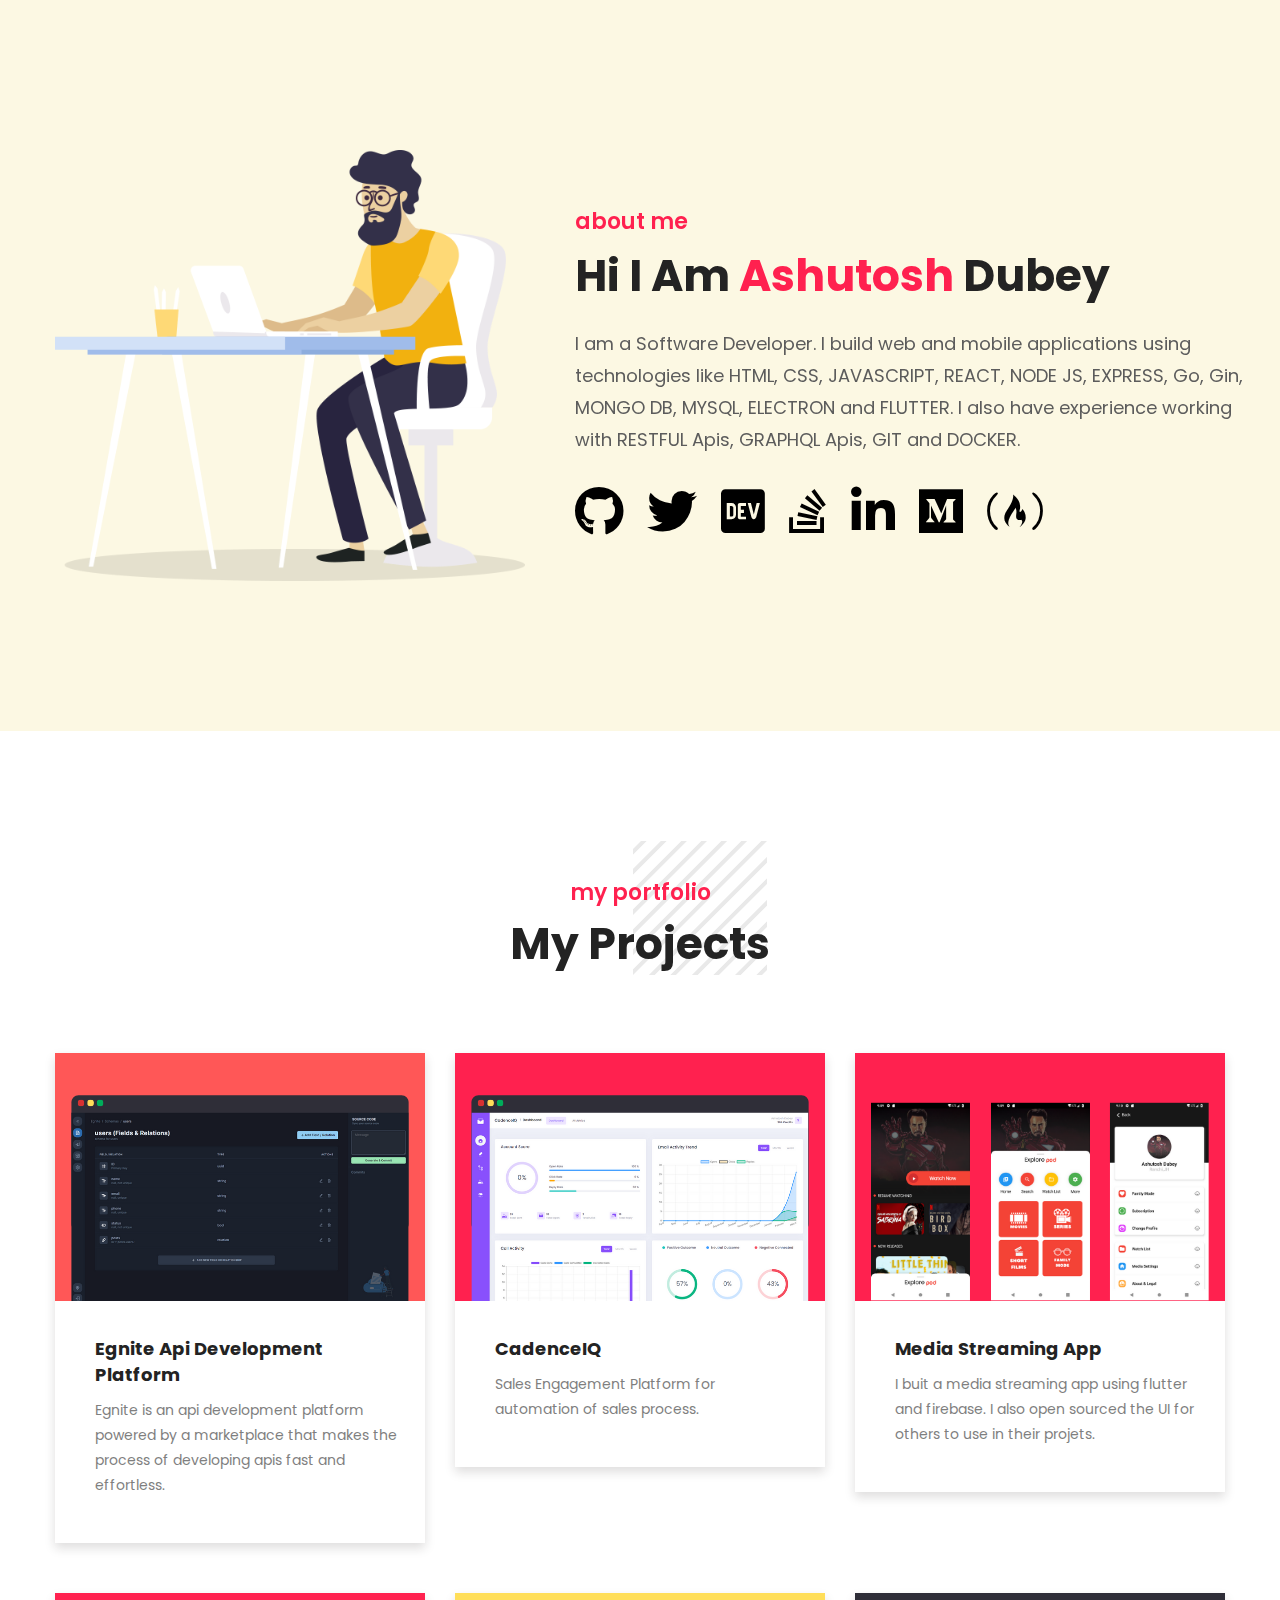
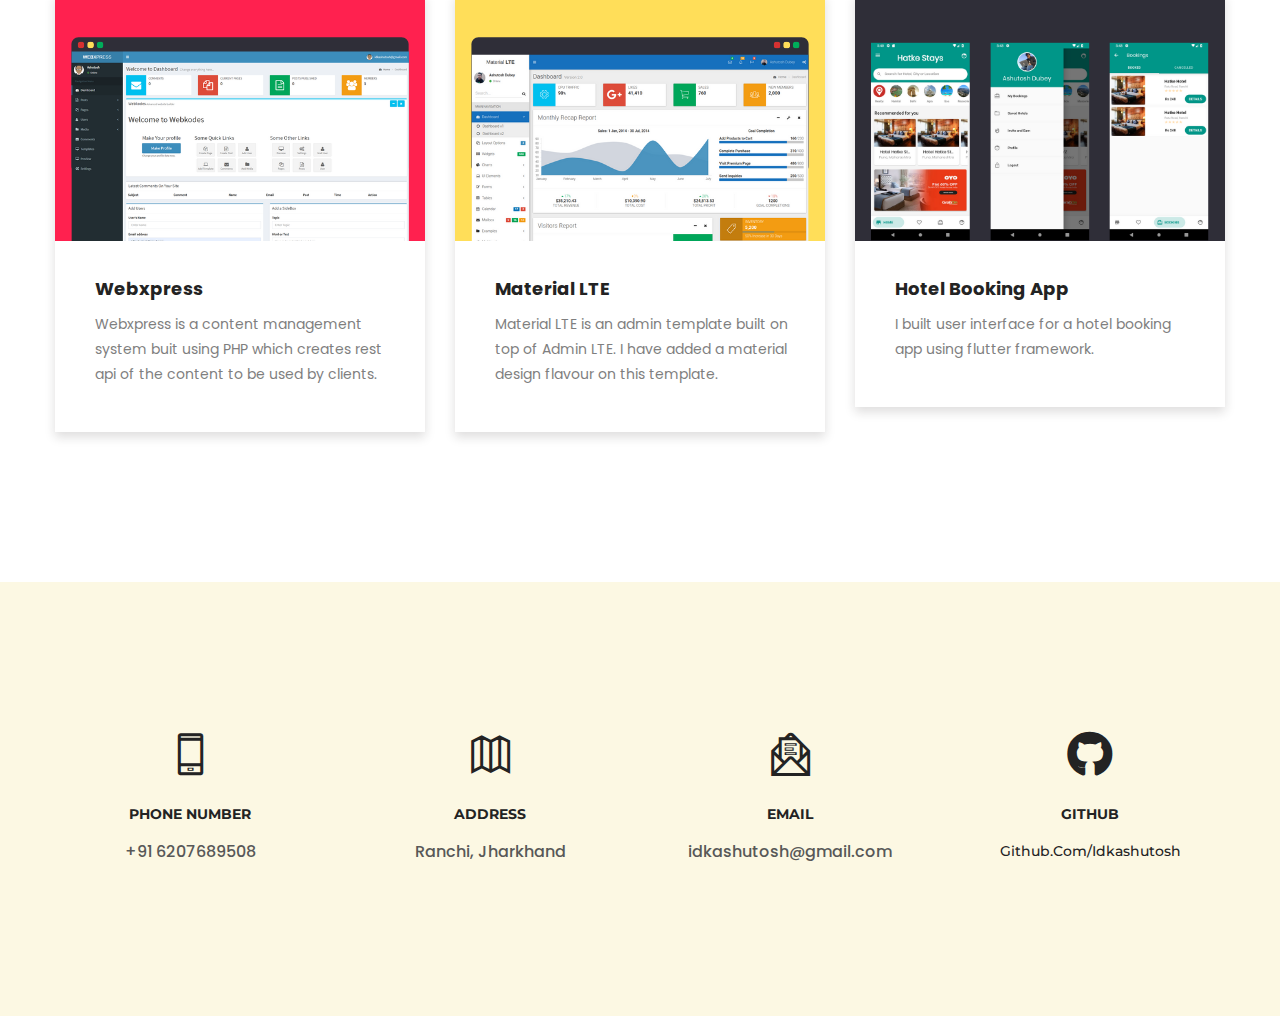
<file: index.html>
<!doctype html>
<html class="no-js" lang="en">
    <head>
		<meta charset="utf-8">
        <meta http-equiv="X-UA-Compatible" content="IE=edge">
        <meta name="viewport" content="width=device-width, initial-scale=1">
		<meta name="description" content="Hezul - Portfolio & Agency HTML Template">
		<meta name="keywords" content="mininal , Personal portfolio template, Personal portfolio, Minimal personal, material design, portfolio, personal, Business, Minimal Agency">
        <meta name="author" content="regaltheme.com">
		
        <title>Ashutosh Dubey - Software Developer</title>
		<link href="https://use.fontawesome.com/releases/v5.4.1/css/all.css" rel="stylesheet">
		<!-- favicon -->
        <link rel="shortcut icon" type="image/x-icon" href="assets/img/favicon.ico">
		
		<!-- style css -->
		<link rel="stylesheet" href="style.css">
		<!-- modernizr js -->
        <script src="assets/js/vendor/modernizr-2.8.3.min.js"></script>
		
    </head>
    <body>
		
		<div class="wrapper height-100">
				<!-- About Section Start -->
				<div class="about-area style1 section-pt" style="background-color: #fcf8e3;">
					<div class="container">
						<div class="row">
							<div class="col-xs-12 col-sm-6 col-md-5">
								<div class="image relative">
									<img src="assets/img/dev.png" alt="About Image" />
									
								</div>
							</div>
							<div class="col-xs-12 col-sm-11 col-md-7">
								<div class="about-text heading pt-60">
									<h3 class="theme-color">about me</h3>
									<h1 class="mb-25">Hi I am <span class="theme-color">Ashutosh </span> Dubey </h1>
									<p>I am a Software Developer. I build web and mobile applications using technologies like HTML, CSS, JAVASCRIPT, REACT, NODE JS, EXPRESS, Go, Gin, MONGO DB, MYSQL, ELECTRON and FLUTTER. I also have experience working with RESTFUL Apis, GRAPHQL Apis, GIT and DOCKER. </p>
									<div class="icons-social dark mt-30">
										<a class="iconx-link mr-20" target="_blank" href="https://github.com/idkashutosh"><i class="fab fa-github iconx"></i></a>
										<a class="iconx-link mr-20" target="_blank" href="https://twitter.com/idkashutosh"><i class="fab fa-twitter iconx"></i></a>
										<a class="iconx-link mr-20" target="_blank" href="https://dev.to/idkashutosh"><i class="fab fa-dev iconx"></i></a>
										<a class="iconx-link mr-20" target="_blank" href="https://stackoverflow.com/users/12466688/ashutosh-dubey"><i class="fab fa-stack-overflow  iconx"></i></a>
										<a class="iconx-link mr-20" target="_blank" href="https://www.linkedin.com/in/idkashutosh"><i class="fab fa-linkedin iconx"></i></a>
										<a class="iconx-link mr-20" target="_blank" href="https://medium.com/@idkashutosh"><i class="fab fa-medium iconx"></i></a>
										<a class="iconx-link mr-20" target="_blank" href="https://www.freecodecamp.org/idkashutosh"><i class="fab fa-free-code-camp iconx"></i></a>
									</div>
								</div>
							</div>
						</div>
					</div>
				</div>
				<!-- About Section End -->
			<div class="blog-area style1 white-bg section-padding">
				<div class="container">
					<div class="row">
						<div class="col-xs-12 text-center">
							<div class="heading mb-85">
								<div class="shape">
									<img src="assets/img/shape.png" alt="Shape">
								</div>
								<h3 class="theme-color">my portfolio</h3>
								<h1>My Projects</h1>
							</div>
						</div>
					</div>
					<div class="row">
						<div class="col-xs-12 col-sm-4">
								<div class="blog-post">
									<div class="thumb fix">
										<a href="https://egnite.dev" target="blank"><img src="assets/img/portfolio/egnite.png" alt="Thumbnail"></a>
									</div>
									<div class="content">
										<a href="https://egnite.dev" target="blank"><h4 class="text-capitalize mb-10">
											Egnite Api Development Platform
										</h4></a>
										<p class="mb-10">
											Egnite is an api development platform powered by a marketplace that makes the process of developing apis fast and effortless.
										</p>
									</div>
								</div>
							</div>
						<div class="col-xs-12 col-sm-4">
								<div class="blog-post">
									<div class="thumb fix">
										<a href="https://cadenceiq.ai" target="blank"><img src="assets/img/portfolio/cadenceiq.png" alt="Thumbnail"></a>
									</div>
									<div class="content">
										<a href="https://cadenceiq.ai" target="blank"><h4 class="text-capitalize mb-10">
											CadenceIQ
										</h4></a>
										<p class="mb-10">
											Sales Engagement Platform for automation of sales process.
										</p>
									</div>
								</div>
							</div>
						
						
							<!-- Blog Post -->
							
								<!-- Blog Post -->
						<div class="col-xs-12 col-sm-4">
							<div class="blog-post">
								<div class="thumb fix">
									<a href="https://github.com/idkashutosh/media-streaming-app" target="blank"><img src="assets/img/portfolio/3.png" alt="Thumbnail"></a>
								</div>
								<div class="content">
									<a href="https://github.com/idkashutosh/media-streaming-app" target="blank"><h4 class="text-capitalize mb-10">
										Media Streaming App
									</h4></a>
									<p class="mb-10">
										I buit a media streaming app using flutter and firebase. I also open sourced the UI for others to use in their projets.
									</p>
								</div>
							</div>
						</div>
						
					
					
						<!-- Blog Post -->
					</div>
					<div class="row mt-50">
						<div class="col-xs-12 col-sm-4 mobi-mb-30">
							<div class="blog-post">
								<div class="thumb fix">
									<a href="https://github.com/idkashutosh/webxpress" target="blank"><img src="assets/img/portfolio/1.png" alt="Thumbnail"></a>
								</div>
								<div class="content">
									<a href="https://github.com/idkashutosh/webxpress" target="blank"><h4 class="text-capitalize mb-10">
										Webxpress
									</h4></a>
									<p class="mb-10">
										Webxpress is a content management system buit using PHP which creates rest api of the content to be used by clients.
									</p>
								</div>
							</div>
						</div>
							<!-- Blog Post -->
							<div class="col-xs-12 col-sm-4 mobi-mb-30">
								<div class="blog-post">
									<div class="thumb fix">
										<a href="https://github.com/idkashutosh/materiallte" target="blank" ><img src="assets/img/portfolio/2.png" alt="Thumbnail"></a>
									</div>
									<div class="content">
										<a href="https://github.com/idkashutosh/materiallte" target="blank" ><h4 class="text-capitalize mb-10">
											Material LTE
										</h4></a>
										<p class="mb-10">
											Material LTE is an admin template built on top of Admin LTE. I have added a material design flavour on this template.
										</p>
									</div>
								</div>
							</div>
						<div class="col-xs-12 col-sm-4 mobi-mb-30">
							<div class="blog-post">
								<div class="thumb fix">
									<a href="https://github.com/idkashutosh/hotel-booking-app-ui" target="blank"><img src="assets/img/portfolio/4.png" alt="Thumbnail"></a>
								</div>
								<div class="content">
									<a href="https://github.com/idkashutosh/hotel-booking-app-ui" target="blank"><h4 class="text-capitalize mb-10">
										Hotel Booking App
									</h4></a>
									<p class="mb-10">
										I built user interface for a hotel booking app using flutter framework.
									</p>
								</div>
							</div>
						</div>
						
					
					</div>
				</div>
			</div>
			
			<div class="contact-info-area section-padding" style="background-color: #fcf8e3;">
				<div class="container">
					<div class="row text-center">
						<div class="col-xs-12 col-sm-6 col-md-3 mobi-mb-30 tab-mb-30">
							<div class="info-box">
								<i class="pe-7s-phone"></i>
								<h6>Phone Number</h6>
								<p>
									<a href="tel:+916207689508">+91 6207689508</a>
								</p>
							</div>
						</div>
						<!-- Info Box End -->
						<div class="col-xs-12 col-sm-6 col-md-3 mobi-mb-30 tab-mb-30">
							<div class="info-box">
								<i class="pe-7s-map"></i>
								<h6>Address</h6>
								<p>
									Ranchi, Jharkhand 
																</p>
							</div>
						</div>
						<!-- Info Box End -->
						<div class="col-xs-12 col-sm-6 col-md-3 mobi-mb-30">
							<div class="info-box">
								<i class="pe-7s-mail-open-file"></i>
								<h6>Email</h6>
								<p>
									<a href="mailto:info@email.com">idkashutosh@gmail.com</a>
								</p>
							</div>
						</div>
						<!-- Info Box End -->
						<div class="col-xs-12 col-sm-6 col-md-3 mobi-mb-30">
							<div class="info-box">
								<i class="fab fa-github iconx"></i>
								<h6>Github</h6>
								<a href="https://github.com/idkashutosh" target="blank">github.com/idkashutosh</a>
							</div>
						</div>
						<!-- Info Box End -->
					</div>
				</div>
			</div>
		</div>
		
		<!-- All JS Here -->
		<!-- jQuery Latest Version -->
        <script src="assets/js/vendor/jquery-1.12.4.min.js"></script>
		<!-- Bootstrap JS -->
        <script src="assets/js/bootstrap.min.js"></script>
		<!-- Plugins JS -->
        <script src="assets/js/plugins.js"></script>
		<!-- main JS -->
        <script src="assets/js/main.js"></script>
    </body>
</html>
</file>
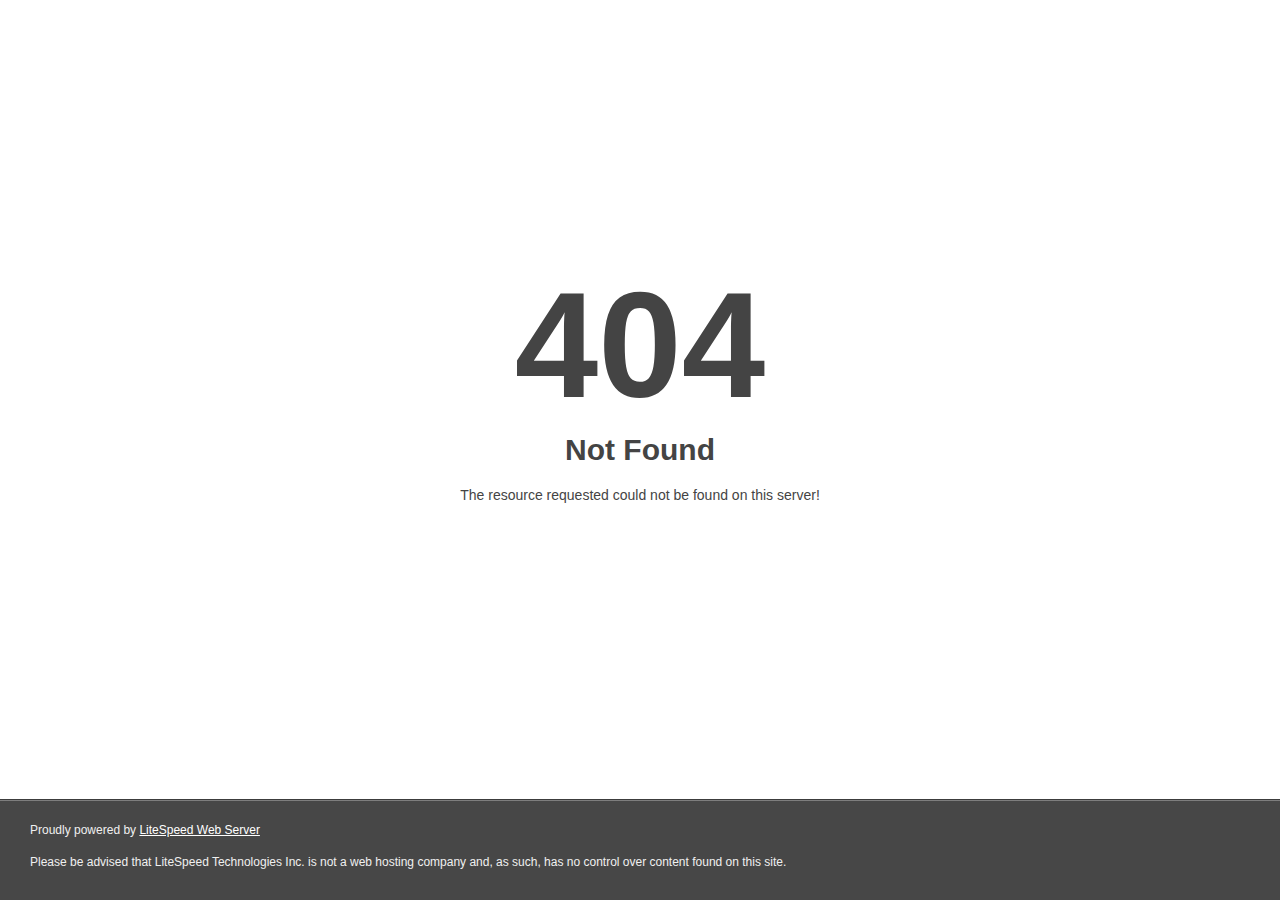
<file: assets/css/animated-overlay.html>
<!DOCTYPE html>
<html style="height:100%">
<head>
<meta name="viewport" content="width=device-width, initial-scale=1, shrink-to-fit=no">
<title> 404 Not Found
</title></head>
<body style="color: #444; margin:0;font: normal 14px/20px Arial, Helvetica, sans-serif; height:100%; background-color: #fff;">
<div style="height:auto; min-height:100%; ">     <div style="text-align: center; width:800px; margin-left: -400px; position:absolute; top: 30%; left:50%;">
        <h1 style="margin:0; font-size:150px; line-height:150px; font-weight:bold;">404</h1>
<h2 style="margin-top:20px;font-size: 30px;">Not Found
</h2>
<p>The resource requested could not be found on this server!</p>
</div></div><div style="color:#f0f0f0; font-size:12px;margin:auto;padding:0px 30px 0px 30px;position:relative;clear:both;height:100px;margin-top:-101px;background-color:#474747;border-top: 1px solid rgba(0,0,0,0.15);box-shadow: 0 1px 0 rgba(255, 255, 255, 0.3) inset;">
<br>Proudly powered by  <a style="color:#fff;" href="http://www.litespeedtech.com/error-page">LiteSpeed Web Server</a><p>Please be advised that LiteSpeed Technologies Inc. is not a web hosting company and, as such, has no control over content found on this site.</p></div></body></html>
</file>
<file: style.css>
/*
 _____      						 _______ 	     
|  __ \  							|_ _ _ _| _  	 	    
| |__) | 					     _	   | |	 | |	        
|  ___/    ___    __ _    __ _  | |    | |	 | |__     ___ 	 _ __  _ __    ___ 
| |\ \    / _ \  / _` |  / _` | | |    | |	 | '_ \   / _ \ | '_ \| '_ \  / _ \
| | \ \  |  __/ | (_| | | (_| | | |    | |	 | | | | |  __/ | |  ||  | | |  __/
|_|  \ \  \___|  \__, |  \__,_| |_|    |_|   |_| |_|  \___| |_|  ||  |_|  \___|
                  __/ |              
                 |___/  		     
================================================================================ */
/*==========================================================
    Template Name: Hezul - Portfolio & Agency HTML Template
    Created By: RegalTheme
    Envato Profile: https://themeforest.net/user/regaltheme
    Website: http://regaltheme.com
    Description: Hezul is Fully Responsive Portfolio & Agency HTML Template with awesome features.
    Version: v1.0
    Support: http://regaltheme.com/support
============================================================*/

/* Google fonts
========================== */
@import url('https://fonts.googleapis.com/css?family=Poppins:300,400,500,600,700,800');
@import url('https://fonts.googleapis.com/css?family=Montserrat:300,400,500,600,700,800');

/* css files
====================== */
@import url('assets/css/bootstrap.min.css');
@import url('assets/css/font-awesome.min.css');
@import url('assets/css/pe-icon-7-stroke.min.css');
@import url('assets/css/venobox.css');
@import url('assets/css/progressbar.css');
@import url('assets/css/slick.min.css');
@import url('assets/css/style.css');
@import url('assets/css/responsive.css');
.iconx{
    color:#fff;
    font-size: 50px;;
}
.dark .iconx{
    color:#000;
    font-size: 50px;;
}
@media screen and (max-width:767px){
    .iconx{
        color:#fff;
        font-size: 30px;;
    }
    .dark .iconx{
        color:#000;
        font-size: 30px;;
    }
}
</file>
